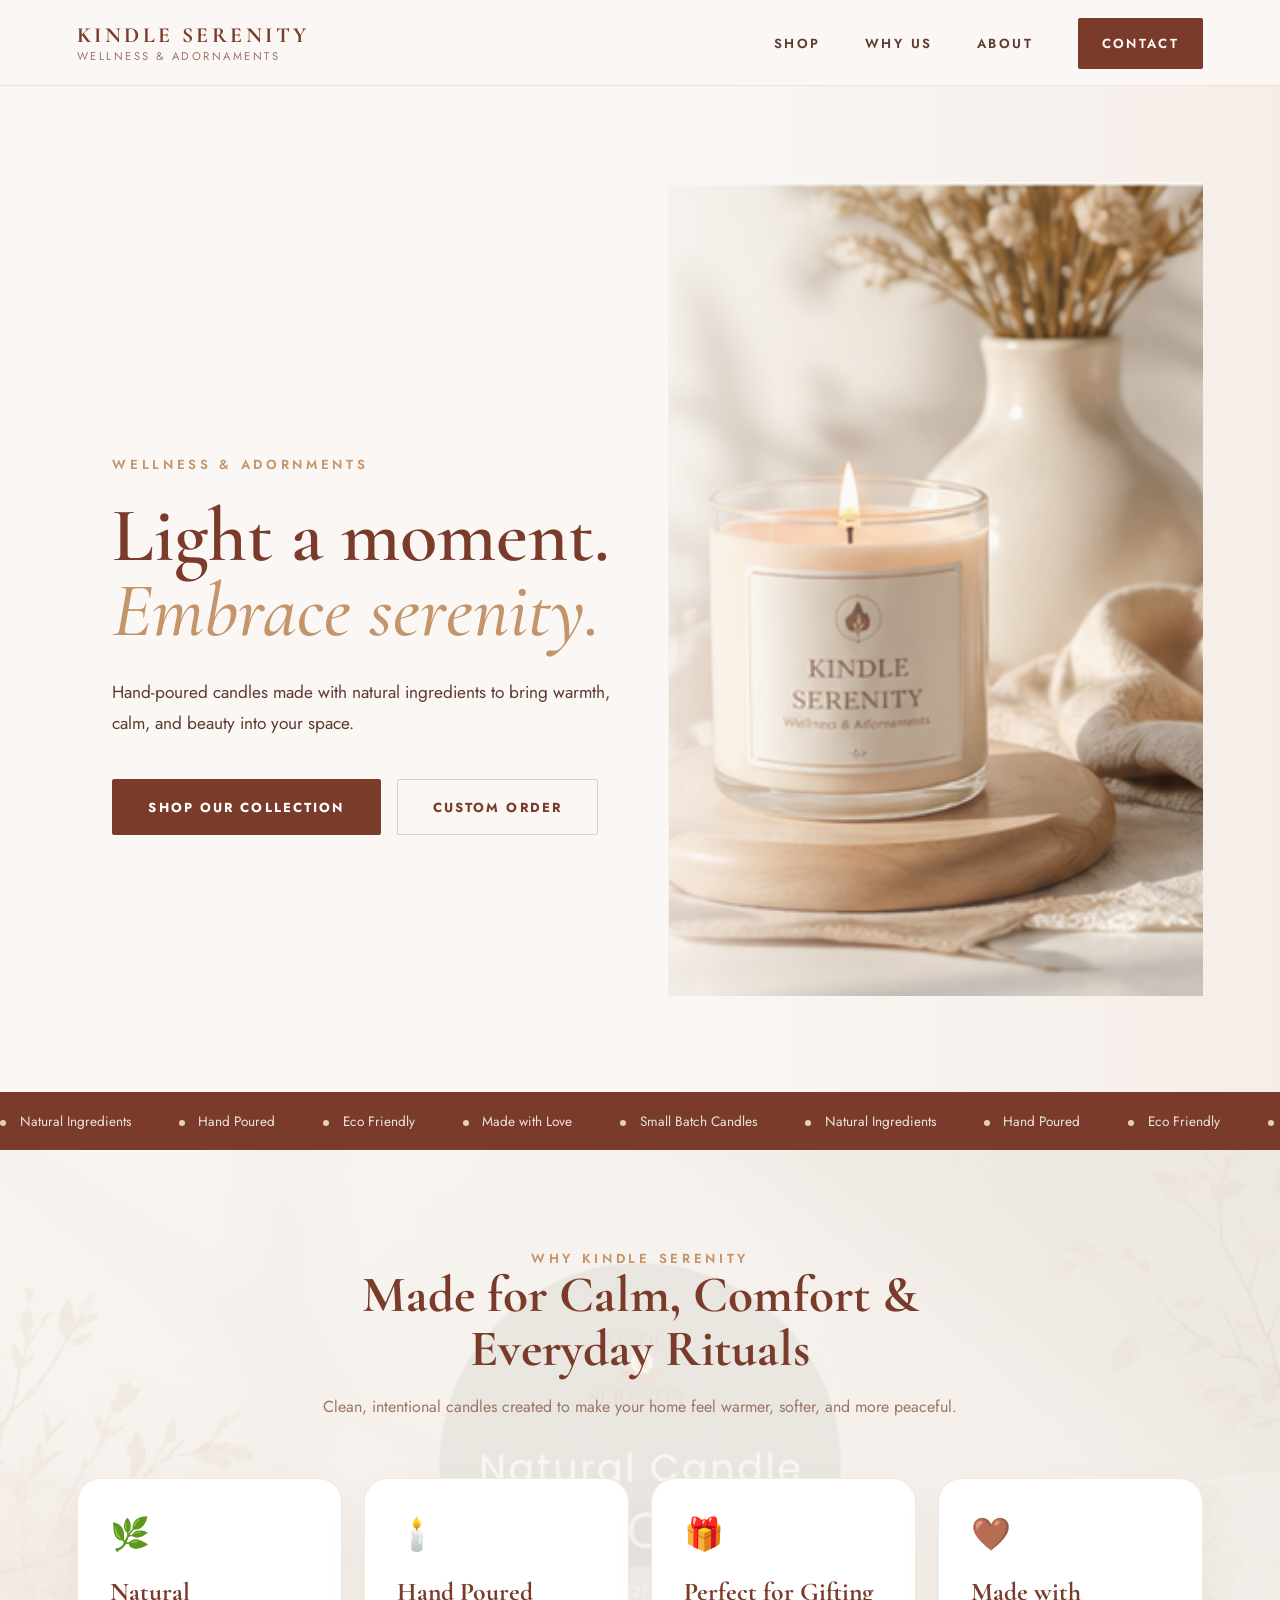
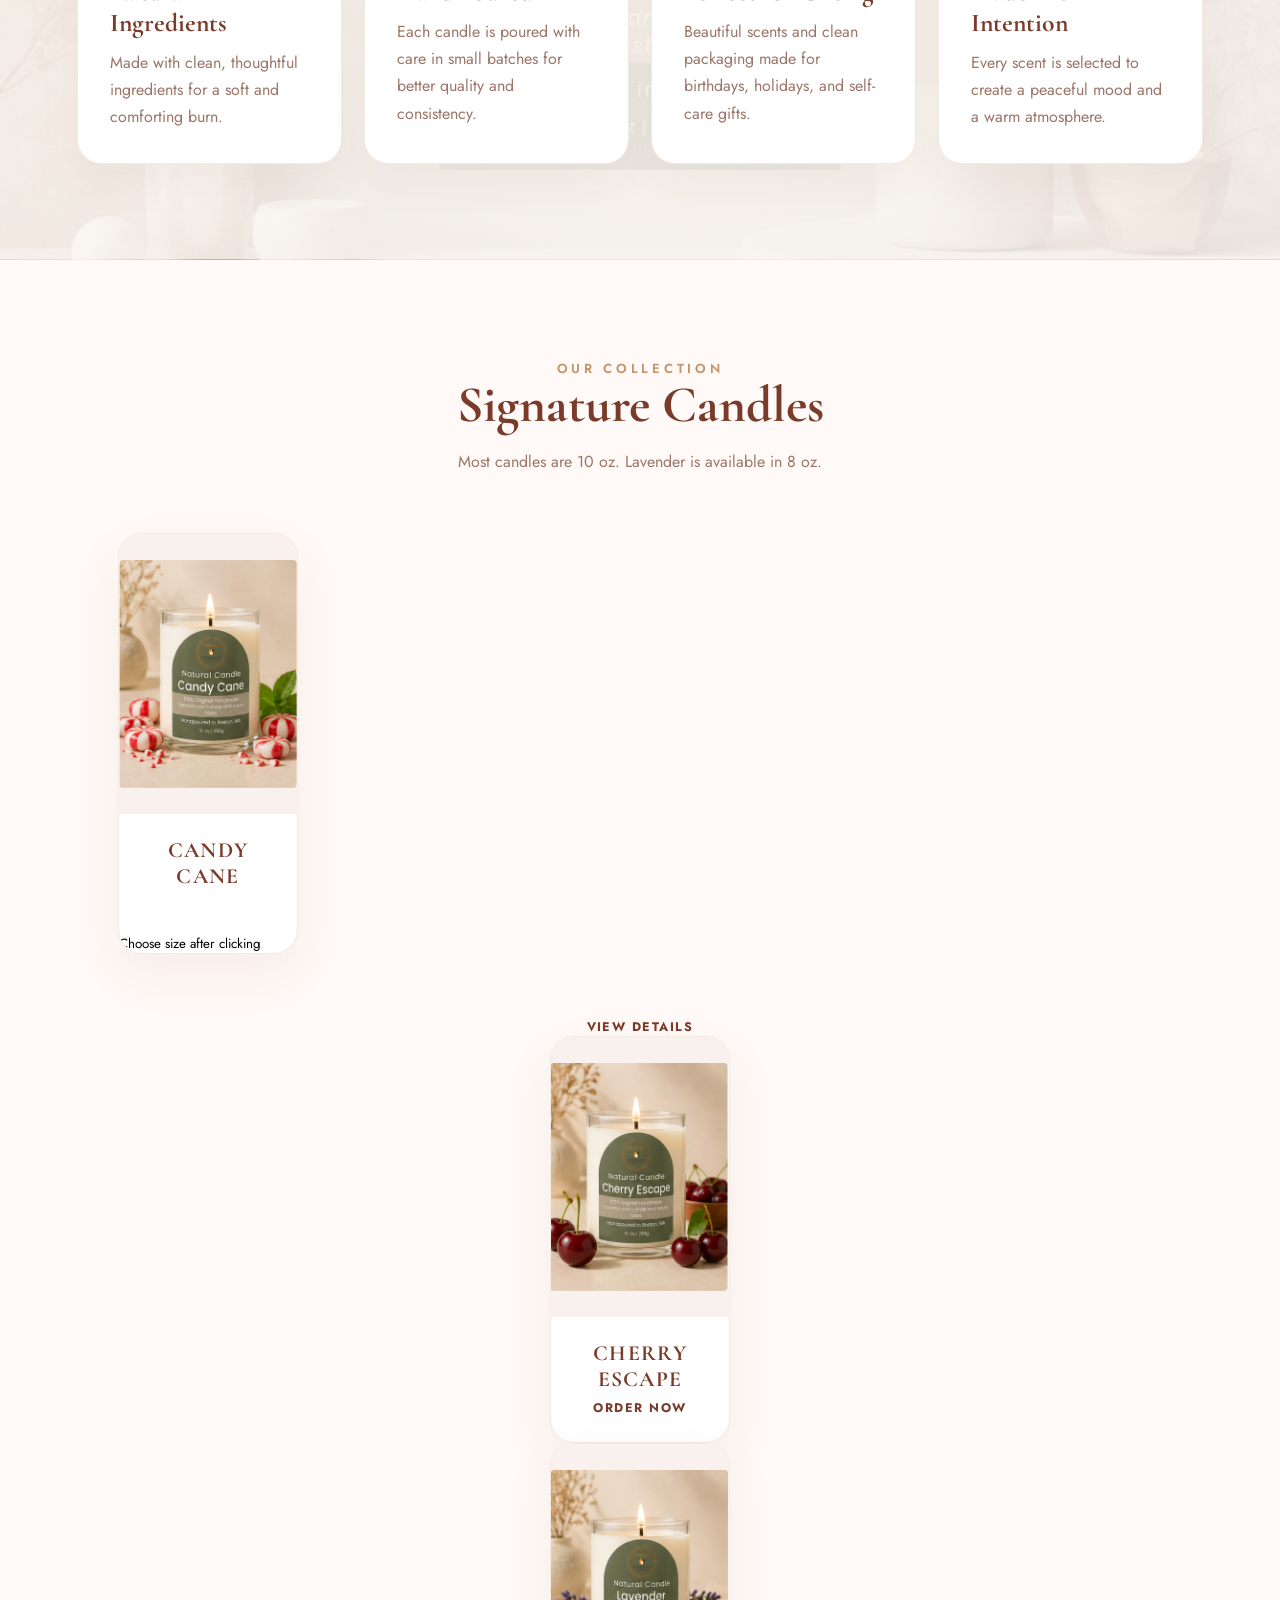
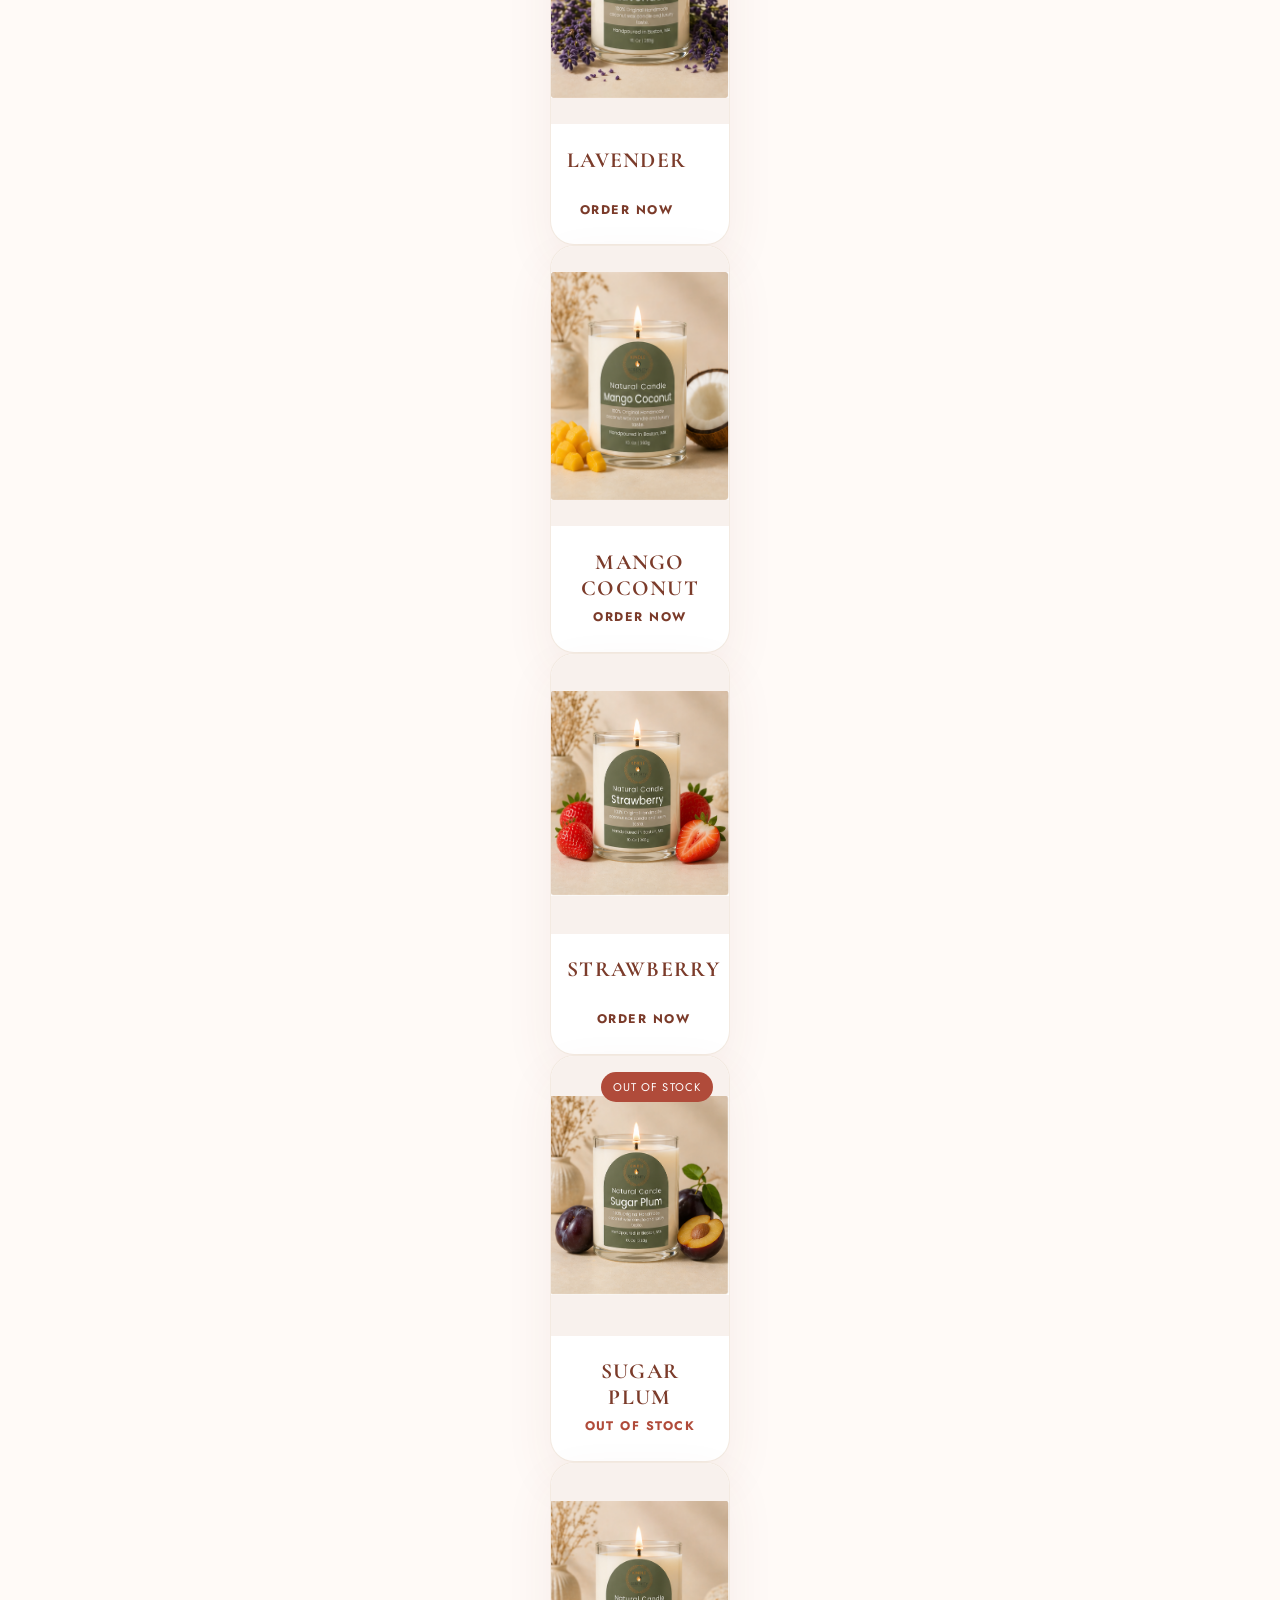
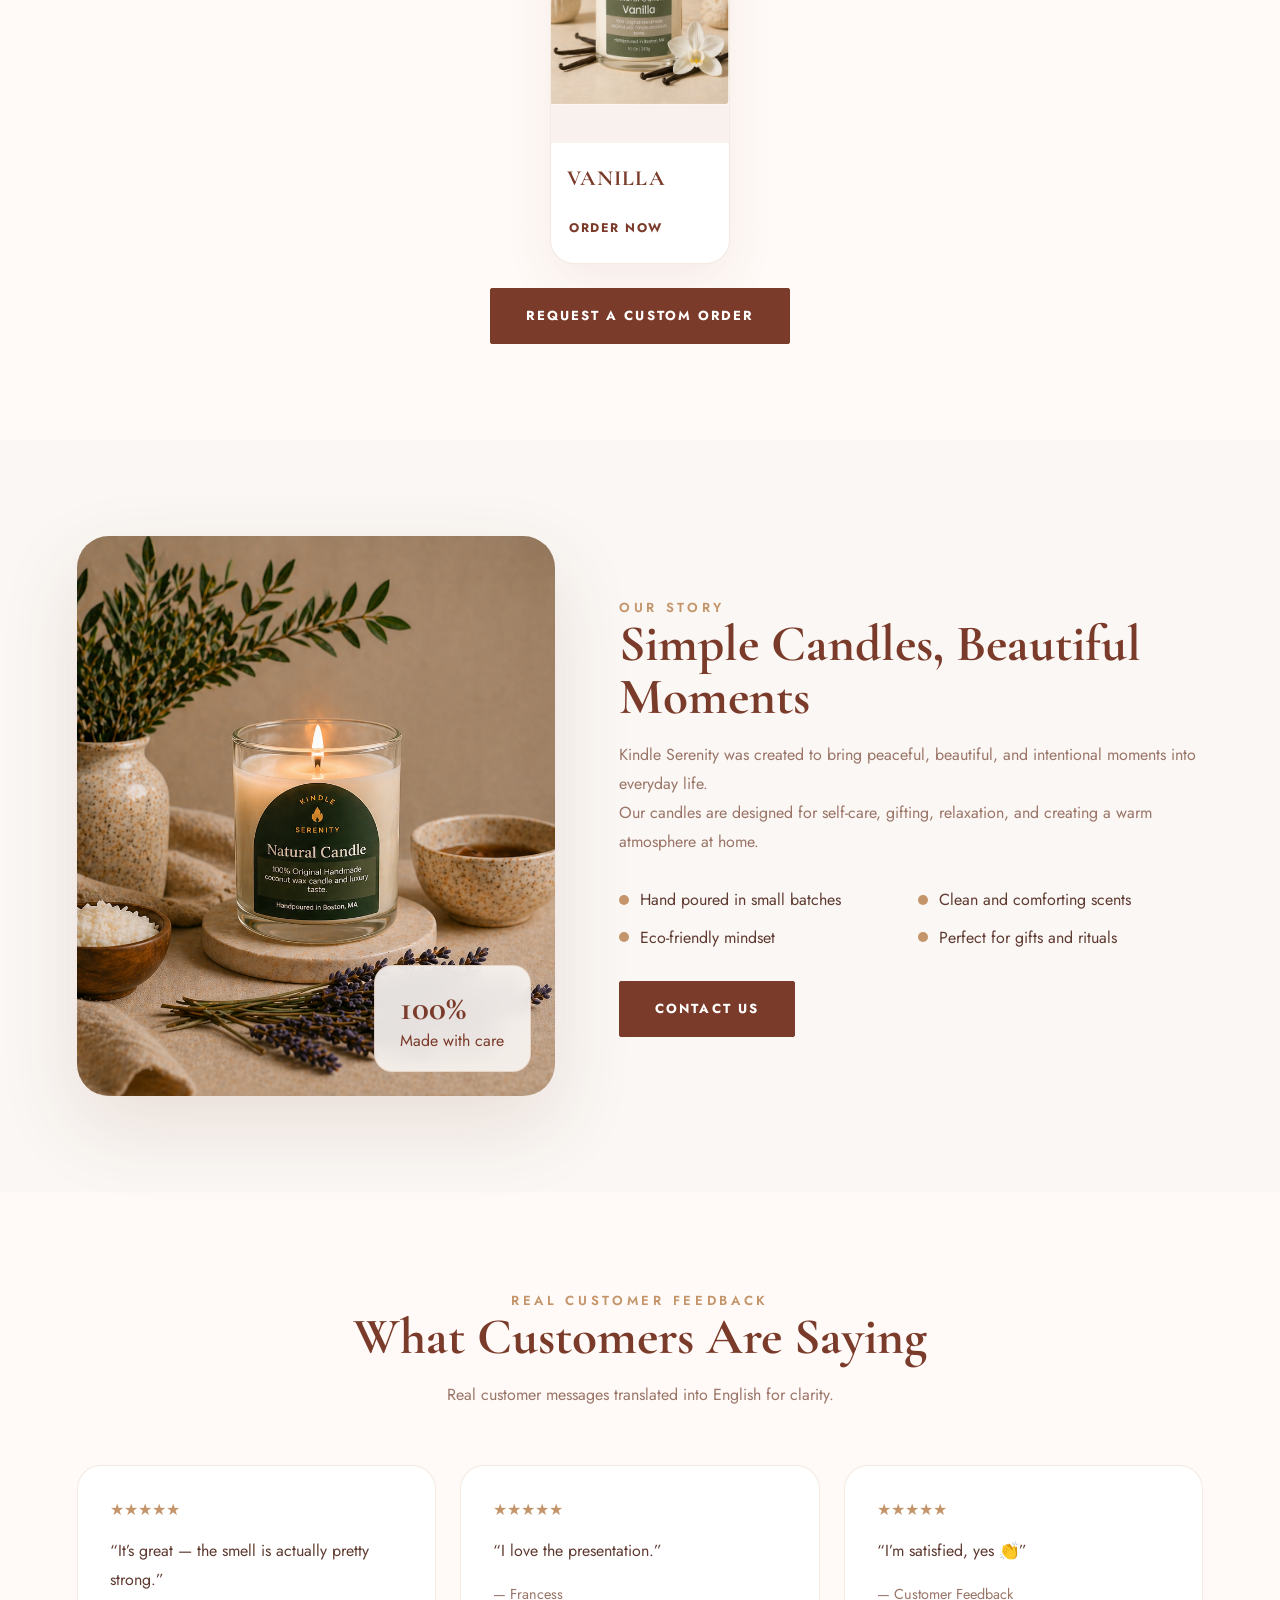
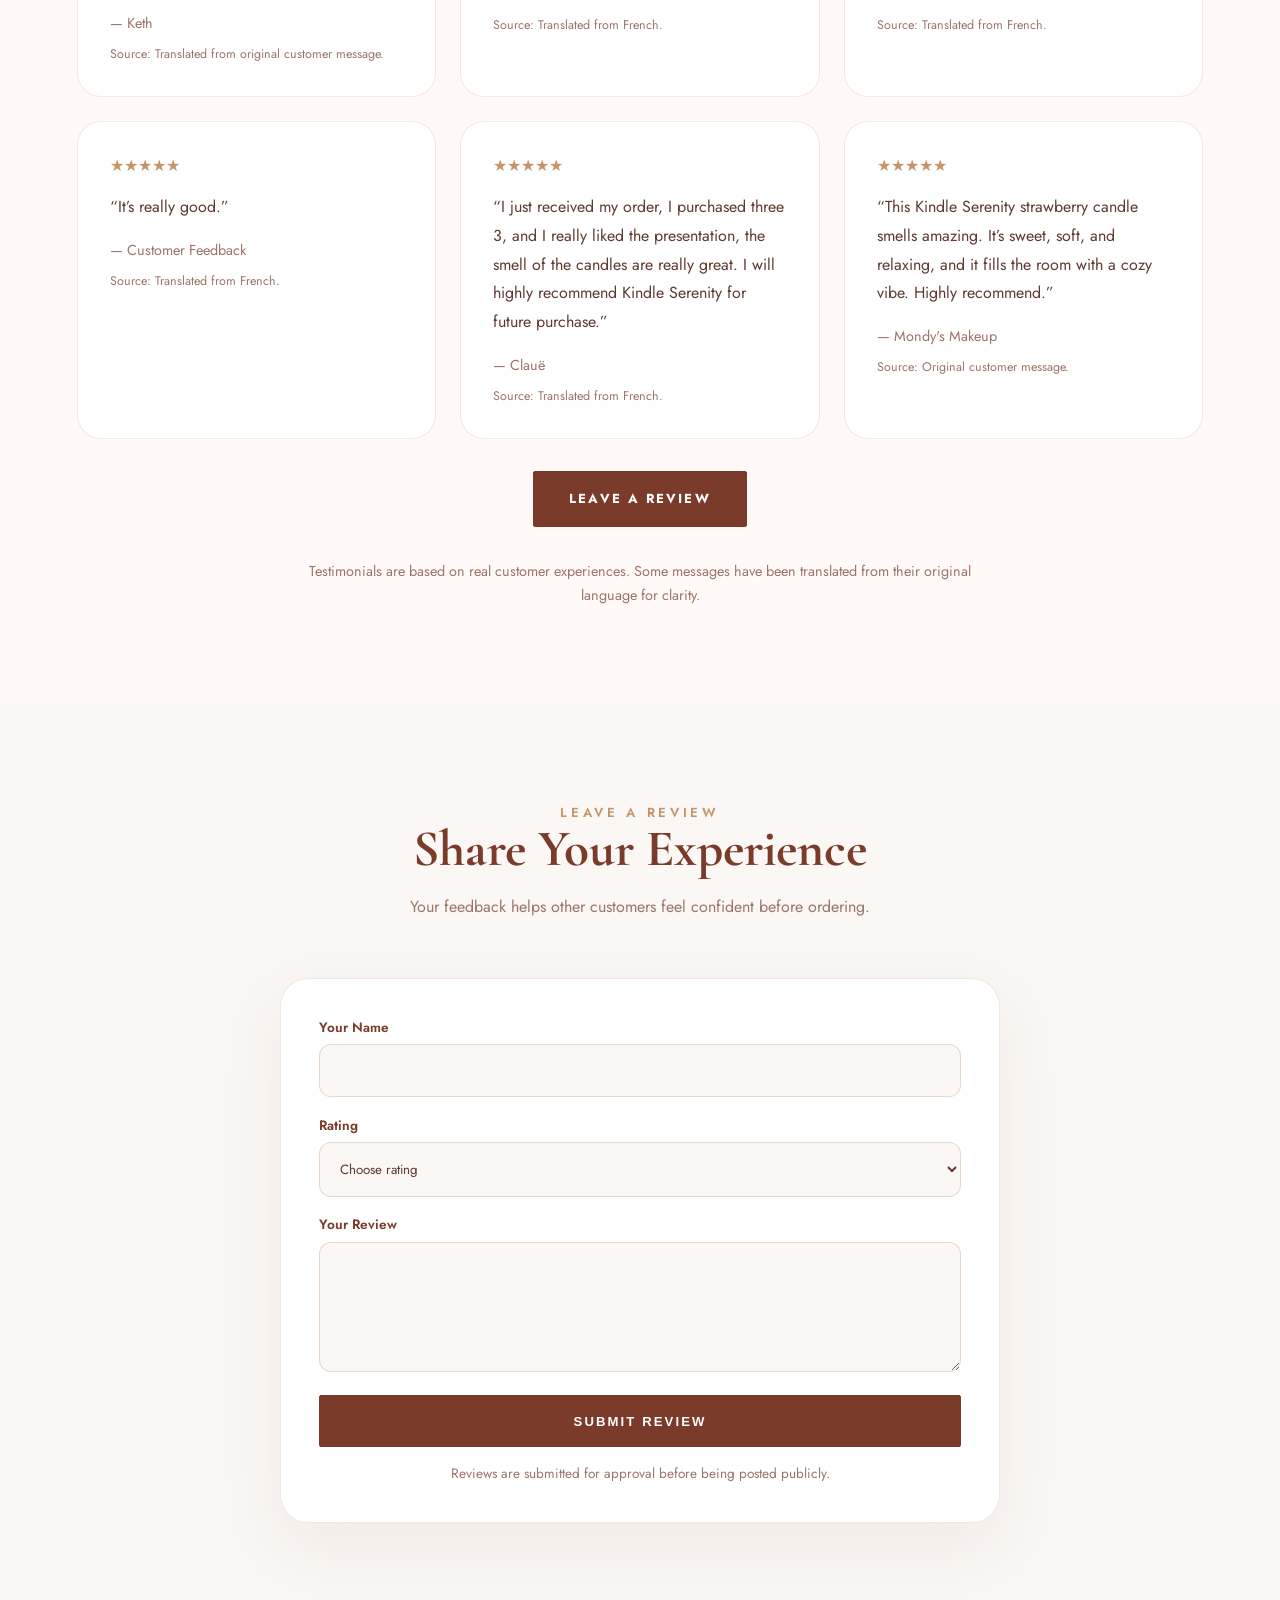
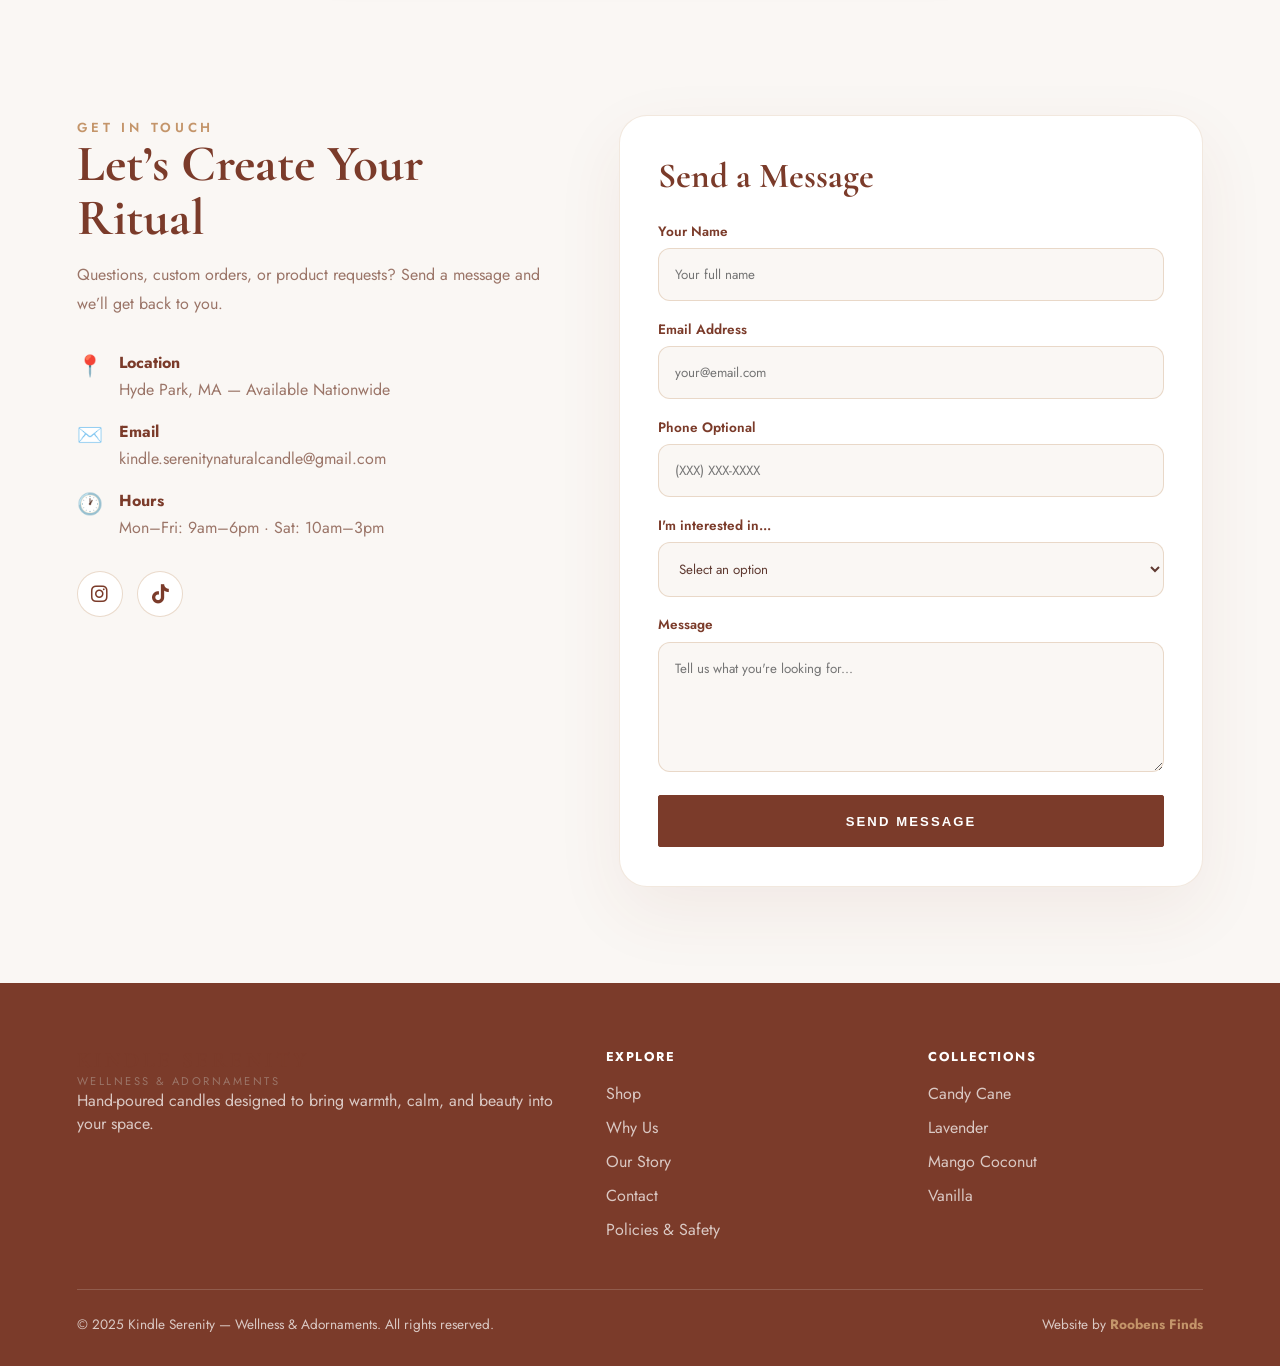
<file: index.html>
<!DOCTYPE html>
<html lang="en">
<head>
  <meta charset="UTF-8" />
  <meta name="viewport" content="width=device-width, initial-scale=1.0" />

  <title>Kindle Serenity — Wellness & Adornaments</title>

  <meta name="description" content="Hand-poured candles and wellness products made with natural ingredients to bring warmth, calm, and beauty into your space." />
  <meta name="keywords" content="candles, wellness, handmade candles, soy candles, aromatherapy, gifts, Hyde Park MA" />

  <meta property="og:title" content="Kindle Serenity — Wellness & Adornaments" />
  <meta property="og:description" content="Hand-poured candles made with natural ingredients to bring warmth, calm, and beauty into your space." />
  <meta property="og:type" content="website" />
  <meta property="og:image" content="images/hero-candle.png" />

  <link rel="icon" type="image/x-icon" href="images/favicon.ico" />

  <link rel="preconnect" href="https://fonts.googleapis.com" />
  <link rel="preconnect" href="https://fonts.gstatic.com" crossorigin />
  <link href="https://fonts.googleapis.com/css2?family=Cormorant+Garamond:wght@400;500;600;700&family=Jost:wght@300;400;500;600&display=swap" rel="stylesheet" />

  <link rel="stylesheet" href="https://cdnjs.cloudflare.com/ajax/libs/font-awesome/6.5.1/css/all.min.css" />
  <link rel="stylesheet" href="style.css" />
</head>

<body>
  <nav>
    <a href="#home" class="nav-logo">
      <div class="nav-brand">
        <span class="brand-name">Kindle Serenity</span>
        <span class="brand-sub">Wellness & Adornaments</span>
      </div>
    </a>

    <ul class="nav-links">
      <li><a href="#shop">Shop</a></li>
      <li><a href="#services">Why Us</a></li>
      <li><a href="#about">About</a></li>
      <li><a href="#contact" class="nav-cta">Contact</a></li>
    </ul>

    <button class="hamburger" aria-label="Open menu">
      <span></span><span></span><span></span>
    </button>
  </nav>

  <div class="nav-overlay"></div>

  <div class="nav-mobile-menu">
    <button class="close-menu" aria-label="Close menu">✕</button>
    <a href="#shop">Shop</a>
    <a href="#services">Why Us</a>
    <a href="#about">About</a>
    <a href="#contact">Contact</a>
  </div>

  <section class="hero" id="home">
    <div class="hero-content">
      <span class="eyebrow">Wellness & Adornments</span>

      <h1 class="hero-title">Light a moment. <em>Embrace serenity.</em></h1>

      <p class="hero-subtitle">
        Hand-poured candles made with natural ingredients to bring warmth, calm, and beauty into your space.
      </p>

      <div class="hero-actions">
        <a href="#shop" class="btn-primary">Shop Our Collection</a>
        <a href="#contact" class="btn-outline">Custom Order</a>
      </div>
    </div>

    <div class="hero-image-wrap">
      <img src="images/hero-candle2.png" alt="Kindle Serenity candle lifestyle photo" />
      <div class="hero-image-overlay"></div>
    </div>
  </section>

 <div class="tagline-strip">
  <div class="tagline-track">
    <div class="tagline-content">
      <span class="tagline-item"><span class="dot"></span> Natural Ingredients</span>
      <span class="tagline-item"><span class="dot"></span> Hand Poured</span>
      <span class="tagline-item"><span class="dot"></span> Eco Friendly</span>
      <span class="tagline-item"><span class="dot"></span> Made with Love</span>
      <span class="tagline-item"><span class="dot"></span> Small Batch Candles</span>

      <!-- duplicate pou loop -->
      <span class="tagline-item"><span class="dot"></span> Natural Ingredients</span>
      <span class="tagline-item"><span class="dot"></span> Hand Poured</span>
      <span class="tagline-item"><span class="dot"></span> Eco Friendly</span>
      <span class="tagline-item"><span class="dot"></span> Made with Love</span>
      <span class="tagline-item"><span class="dot"></span> Small Batch Candles</span>
    </div>
  </div>
</div>

  <section class="services" id="services">
    <div class="section-header fade-up">
      <span class="eyebrow">Why Kindle Serenity</span>
      <h2>Made for Calm, Comfort & Everyday Rituals</h2>
      <p>Clean, intentional candles created to make your home feel warmer, softer, and more peaceful.</p>
    </div>

    <div class="services-grid">
      <div class="service-card fade-up">
        <div class="service-icon">🌿</div>
        <h3>Natural Ingredients</h3>
        <p>Made with clean, thoughtful ingredients for a soft and comforting burn.</p>
      </div>

      <div class="service-card fade-up">
        <div class="service-icon">🕯️</div>
        <h3>Hand Poured</h3>
        <p>Each candle is poured with care in small batches for better quality and consistency.</p>
      </div>

      <div class="service-card fade-up">
        <div class="service-icon">🎁</div>
        <h3>Perfect for Gifting</h3>
        <p>Beautiful scents and clean packaging made for birthdays, holidays, and self-care gifts.</p>
      </div>

      <div class="service-card fade-up">
        <div class="service-icon">🤎</div>
        <h3>Made with Intention</h3>
        <p>Every scent is selected to create a peaceful mood and a warm atmosphere.</p>
      </div>
    </div>
  </section>

  <section class="shop" id="shop">
    <div class="section-header fade-up">
      <span class="eyebrow">Our Collection</span>
      <h2>Signature Candles</h2>
      <p>Most candles are 10 oz. Lavender is available in 8 oz.</p>
    </div>

    <div class="products-grid">
      <button class="product-card product-open fade-up"
        data-name="Candy Cane"
        data-size="10 oz"
        data-price="19.99"
        data-stock="true"
        data-link="https://square.link/u/V3COmxSX"
        data-desc="A sweet holiday-inspired candle with a fresh candy cane aroma."
        data-made="100% original handmade coconut wax candle."
        data-benefit="Brings a cozy, cheerful, festive feeling to your space.">
        <div class="product-img">
          <img src="images/candy-cane.png" alt="Candy Cane candle" />
          
        </div>
        <div class="product-info">
          <div class="product-name">Candy Cane</div>
          </div>Choose size after clicking</div>
          <div class="product-price">View Details</div>
        </div>
      </button>

      <button class="product-card product-open fade-up"
        data-name="Cherry Escape"
        data-size="10 oz"
        data-price="19.99"
        data-stock="true"
        data-link="https://square.link/u/duuDBmEb"
        data-desc="A soft cherry scent made for a sweet and relaxing mood."
        data-made="100% original handmade coconut wax candle."
        data-benefit="Helps your space feel warm, playful, and inviting.">
        <div class="product-img">
          <img src="images/cherry-escape.png" alt="Cherry Escape candle" />
          
        </div>
        <div class="product-info">
          <div class="product-name">Cherry Escape</div>
          <div class="product-price">Order Now</div>
        </div>
      </button>

      <button class="product-card product-open fade-up"
        data-name="Lavender"
        data-size="8 oz"
        data-price="14.99"
        data-stock="true"
        data-link="https://square.link/u/D8dSGrRm"
        data-desc="A calming lavender candle made for slow evenings and peaceful moments."
        data-made="100% original handmade coconut wax candle."
        data-benefit="Creates a relaxing mood for rest, self-care, and winding down.">
        <div class="product-img">
          <img src="images/lavender.png" alt="Lavender candle" />
        </div>
        <div class="product-info">
          <div class="product-name">Lavender</div>
          <div class="product-price">Order Now</div>
        </div>
      </button>

      <button class="product-card product-open fade-up"
        data-name="Mango Coconut"
        data-size="10 oz"
        data-price="19.99"
        data-stock="true"
        data-link="https://square.link/u/b38KRJji"
        data-desc="A tropical mango and coconut scent with a soft creamy finish."
        data-made="100% original handmade coconut wax candle."
        data-benefit="Makes your room feel fresh, sunny, and vacation-like.">
        <div class="product-img">
          <img src="images/mango-coconut.png" alt="Mango Coconut candle" />
        </div>
        <div class="product-info">
          <div class="product-name">Mango Coconut</div>
          <div class="product-price">Order Now</div>
        </div>
      </button>

      <button class="product-card product-open fade-up"
        data-name="Strawberry"
        data-size="10 oz"
        data-price="19.99"
        data-stock="true"
        data-link="https://square.link/u/KzMRFZJS"
        data-desc="A sweet strawberry candle with a soft fruity aroma."
        data-made="100% original handmade coconut wax candle."
        data-benefit="Adds a warm, sweet, and comforting scent to your home.">
        <div class="product-img">
          <img src="images/strawberry.png" alt="Strawberry candle" />
        </div>
        <div class="product-info">
          <div class="product-name">Strawberry</div>
          <div class="product-price">Order Now</div>
        </div>
      </button>

      <button class="product-card product-open fade-up"
        data-name="Sugar Plum"
        data-size="10 oz"
        data-price="19.99"
        data-stock="false"
        data-link="https://square.link/u/liQtali7"
        data-desc="A rich plum-inspired candle with a smooth sweet scent."
        data-made="100% original handmade coconut wax candle."
        data-benefit="Creates a soft, elegant, and cozy atmosphere.">
        <div class="product-img">
          <img src="images/sugar-plum.png" alt="Sugar Plum candle" />
          
          <span class="out-badge">Out of stock</span>
        </div>
        <div class="product-info">
          <div class="product-name">Sugar Plum</div>
          <div class="product-price out-text">Out of Stock</div>
        </div>
      </button>

      <button class="product-card product-open fade-up"
        data-name="Vanilla"
        data-size="10 oz"
        data-price="19.99"
        data-stock="true"
        data-link="https://square.link/u/EAZxdTpg"
        data-desc="A classic vanilla candle with a soft creamy scent."
        data-made="100% original handmade coconut wax candle."
        data-benefit="Brings warmth, comfort, and a clean cozy feeling.">
        <div class="product-img">
          <img src="images/vanilla.png" alt="Vanilla candle" />
          
        </div>
        <div class="product-info">
          <div class="product-name">Vanilla</div>
          <div class="product-price">Order Now</div>
        </div>
      </button>
    </div>

    <a href="#contact" class="btn-primary fade-up">Request a Custom Order</a>
  </section>

  <div class="product-modal" id="productModal">
    <div class="product-modal-card">
      <button class="modal-close" id="modalClose" aria-label="Close product details">×</button>

      <img id="modalImg" src="images/hero-candle2.png" alt="Kindle Serenity candle" />

      <div class="modal-content">
        <span class="eyebrow" id="modalSize">10 oz</span>
        <h3 id="modalName">Candle</h3>
        <p id="modalDesc"></p>

        <div class="modal-detail">
          <strong>Made with:</strong>
          <span id="modalMade"></span>
        </div>

        <div class="modal-detail">
          <strong>Benefit:</strong>
          <span id="modalBenefit"></span>
        </div>

        <div class="modal-stock" id="modalStock"></div>

        <div class="modal-actions">
          <a id="buyButton" class="btn-primary" href="#" target="_blank" rel="noopener">Buy Now</a>
        </div>
      </div>
    </div>
  </div>

  <section class="about" id="about">
    <div class="about-image-wrap fade-up">
      <img src="images/about-page.png" alt="Kindle Serenity handmade candle" />
      <div class="about-accent-box">
        <span class="big-num">100%</span>
        <span>Made with care</span>
      </div>
    </div>

    <div class="about-content fade-up">
      <span class="eyebrow">Our Story</span>
      <h2>Simple Candles, Beautiful Moments</h2>

      <p>Kindle Serenity was created to bring peaceful, beautiful, and intentional moments into everyday life.</p>
      <p>Our candles are designed for self-care, gifting, relaxation, and creating a warm atmosphere at home.</p>

      <div class="about-values">
        <div class="value-item"><span class="value-icon"></span><span class="value-text">Hand poured in small batches</span></div>
        <div class="value-item"><span class="value-icon"></span><span class="value-text">Clean and comforting scents</span></div>
        <div class="value-item"><span class="value-icon"></span><span class="value-text">Eco-friendly mindset</span></div>
        <div class="value-item"><span class="value-icon"></span><span class="value-text">Perfect for gifts and rituals</span></div>
      </div>

      <a href="#contact" class="btn-primary">Contact Us</a>
    </div>
  </section>

  <section class="testimonials">
  <div class="section-header fade-up">
    <span class="eyebrow">Real Customer Feedback</span>
    <h2>What Customers Are Saying</h2>
    <p>Real customer messages translated into English for clarity.</p>
  </div>

  <div class="testimonials-grid">
    <div class="testimonial-card fade-up">
      <div class="stars">★★★★★</div>
      <p class="testimonial-text">“It’s great — the smell is actually pretty strong.”</p>
      <span class="testimonial-author">— Keth</span>
      <small class="testimonial-source">Source: Translated from original customer message.</small>
    </div>
   
    <div class="testimonial-card fade-up">
      <div class="stars">★★★★★</div>
      <p class="testimonial-text">“I love the presentation.”</p>
      <span class="testimonial-author">— Francess</span>
      <small class="testimonial-source">Source: Translated from French.</small>
    </div>

    <div class="testimonial-card fade-up">
      <div class="stars">★★★★★</div>
      <p class="testimonial-text">“I’m satisfied, yes 👏”</p>
      <span class="testimonial-author">— Customer Feedback</span>
      <small class="testimonial-source">Source: Translated from French.</small>
    </div>

    <div class="testimonial-card fade-up">
      <div class="stars">★★★★★</div>
      <p class="testimonial-text">“It’s really good.”</p>
      <span class="testimonial-author">— Customer Feedback</span>
      <small class="testimonial-source">Source: Translated from French.</small>
    </div>

    <div class="testimonial-card fade-up">
      <div class="stars">★★★★★</div>
      <p class="testimonial-text">“I just received my order, I purchased three 3, and I really liked the presentation, the smell of the candles are really great. I will highly recommend Kindle Serenity for future purchase.”</p>
      <span class="testimonial-author">— Clauë</span>
      <small class="testimonial-source">Source: Translated from French.</small>
    </div>

    <div class="testimonial-card fade-up">
      <div class="stars">★★★★★</div>
      <p class="testimonial-text">“This Kindle Serenity strawberry candle smells amazing. It’s sweet, soft, and relaxing, and it fills the room with a cozy vibe. Highly recommend.”</p>
      <span class="testimonial-author">— Mondy's Makeup</span>
      <small class="testimonial-source">Source: Original customer message.</small>
    </div>
  </div>
  <div class="review-button-wrap">
  <a href="#leave-review" class="btn-primary">Leave a Review</a>
</div>

  <p class="testimonial-disclaimer">
    Testimonials are based on real customer experiences. Some messages have been translated from their original language for clarity.
  </p>
</section>

<section class="review-section" id="leave-review">
  <div class="section-header">
    <span class="eyebrow">Leave a Review</span>
    <h2>Share Your Experience</h2>
    <p>Your feedback helps other customers feel confident before ordering.</p>
  </div>

  <form class="review-box" action="https://formspree.io/f/xgodwnzk" method="POST">
    <div class="form-group">
      <label>Your Name</label>
      <input type="text" name="name" required />
    </div>

    <div class="form-group">
      <label>Rating</label>
      <select name="rating" required>
        <option value="">Choose rating</option>
        <option>★★★★★</option>
        <option>★★★★</option>
        <option>★★★</option>
        <option>★★</option>
        <option>★</option>
      </select>
    </div>

    <div class="form-group">
      <label>Your Review</label>
      <textarea name="review" required></textarea>
    </div>

    <button type="submit" class="btn-submit">Submit Review</button>

    <p class="review-note">
      Reviews are submitted for approval before being posted publicly.
    </p>
  </form>
</section>

  <section class="contact" id="contact">
    <div class="contact-info fade-up">
      <span class="eyebrow">Get in Touch</span>
      <h2>Let’s Create Your Ritual</h2>
      <p>Questions, custom orders, or product requests? Send a message and we’ll get back to you.</p>

      <div class="contact-details">
        <div class="contact-item">
          <span class="contact-item-icon">📍</span>
          <div>
            <div class="contact-item-label">Location</div>
            <div class="contact-item-text">Hyde Park, MA — Available Nationwide</div>
          </div>
        </div>

        <div class="contact-item">
          <span class="contact-item-icon">✉️</span>
          <div>
            <div class="contact-item-label">Email</div>
            <div class="contact-item-text">kindle.serenitynaturalcandle@gmail.com</div>
          </div>
        </div>

        <div class="contact-item">
          <span class="contact-item-icon">🕐</span>
          <div>
            <div class="contact-item-label">Hours</div>
            <div class="contact-item-text">Mon–Fri: 9am–6pm · Sat: 10am–3pm</div>
          </div>
        </div>
      </div>

      <div class="social-links">
        <a href="https://www.instagram.com/kindleserenity26?igsh=MTl3ZnNjaGIzZ3Q0aQ%3D%3D&utm_source=qr" class="social-link" target="_blank" rel="noopener" aria-label="Instagram">
          <i class="fa-brands fa-instagram"></i>
        </a>

        <a href="https://www.tiktok.com/@kindleserenity?_r=1&_t=ZT-95xJ1RJvcyb" class="social-link" target="_blank" rel="noopener" aria-label="TikTok">
          <i class="fa-brands fa-tiktok"></i>
        </a>
      </div>
    </div>

    <div class="contact-form-wrap fade-up">
      <h3>Send a Message</h3>

      <form id="contactForm" action="https://formspree.io/f/xgodwnzk" method="POST">
        <div class="form-group">
          <label for="name">Your Name</label>
          <input type="text" id="name" name="name" placeholder="Your full name" required />
        </div>

        <div class="form-group">
          <label for="email">Email Address</label>
          <input type="email" id="email" name="email" placeholder="your@email.com" required />
        </div>

        <div class="form-group">
          <label for="phone">Phone Optional</label>
          <input type="tel" id="phone" name="phone" placeholder="(XXX) XXX-XXXX" />
        </div>

        <div class="form-group">
          <label for="interest">I'm interested in...</label>
          <select id="interest" name="interest">
            <option value="">Select an option</option>
            <option>Candles</option>
            <option>Custom Order</option>
            <option>Gift Set</option>
            <option>Wholesale / Bulk Order</option>
          </select>
        </div>

        <div class="form-group">
          <label for="message">Message</label>
          <textarea id="message" name="message" placeholder="Tell us what you're looking for..."></textarea>
        </div>

        <button type="submit" class="btn-submit">Send Message</button>
      </form>
    </div>
  </section>

  <footer>
    <div class="footer-grid">
      <div class="footer-brand">
        <div class="brand-name">Kindle Serenity</div>
        <div class="brand-sub">Wellness & Adornaments</div>
        <p>Hand-poured candles designed to bring warmth, calm, and beauty into your space.</p>
      </div>

      <div class="footer-col">
        <h4>Explore</h4>
        <ul>
          <li><a href="#shop">Shop</a></li>
          <li><a href="#services">Why Us</a></li>
          <li><a href="#about">Our Story</a></li>
          <li><a href="#contact">Contact</a></li>
          <li><a href="policy.html">Policies & Safety</a></li>
        </ul>
      </div>

      <div class="footer-col">
        <h4>Collections</h4>
        <ul>
          <li><a href="#shop">Candy Cane</a></li>
          <li><a href="#shop">Lavender</a></li>
          <li><a href="#shop">Mango Coconut</a></li>
          <li><a href="#shop">Vanilla</a></li>
        </ul>
      </div>
    </div>

    <div class="footer-bottom">
      <p>© 2025 Kindle Serenity — Wellness & Adornaments. All rights reserved.</p>
      <p>Website by <strong style="color:var(--tan)">Roobens Finds</strong></p>
    </div>
  </footer>

  <script src="main.js"></script>
</body>
</html>
</file>
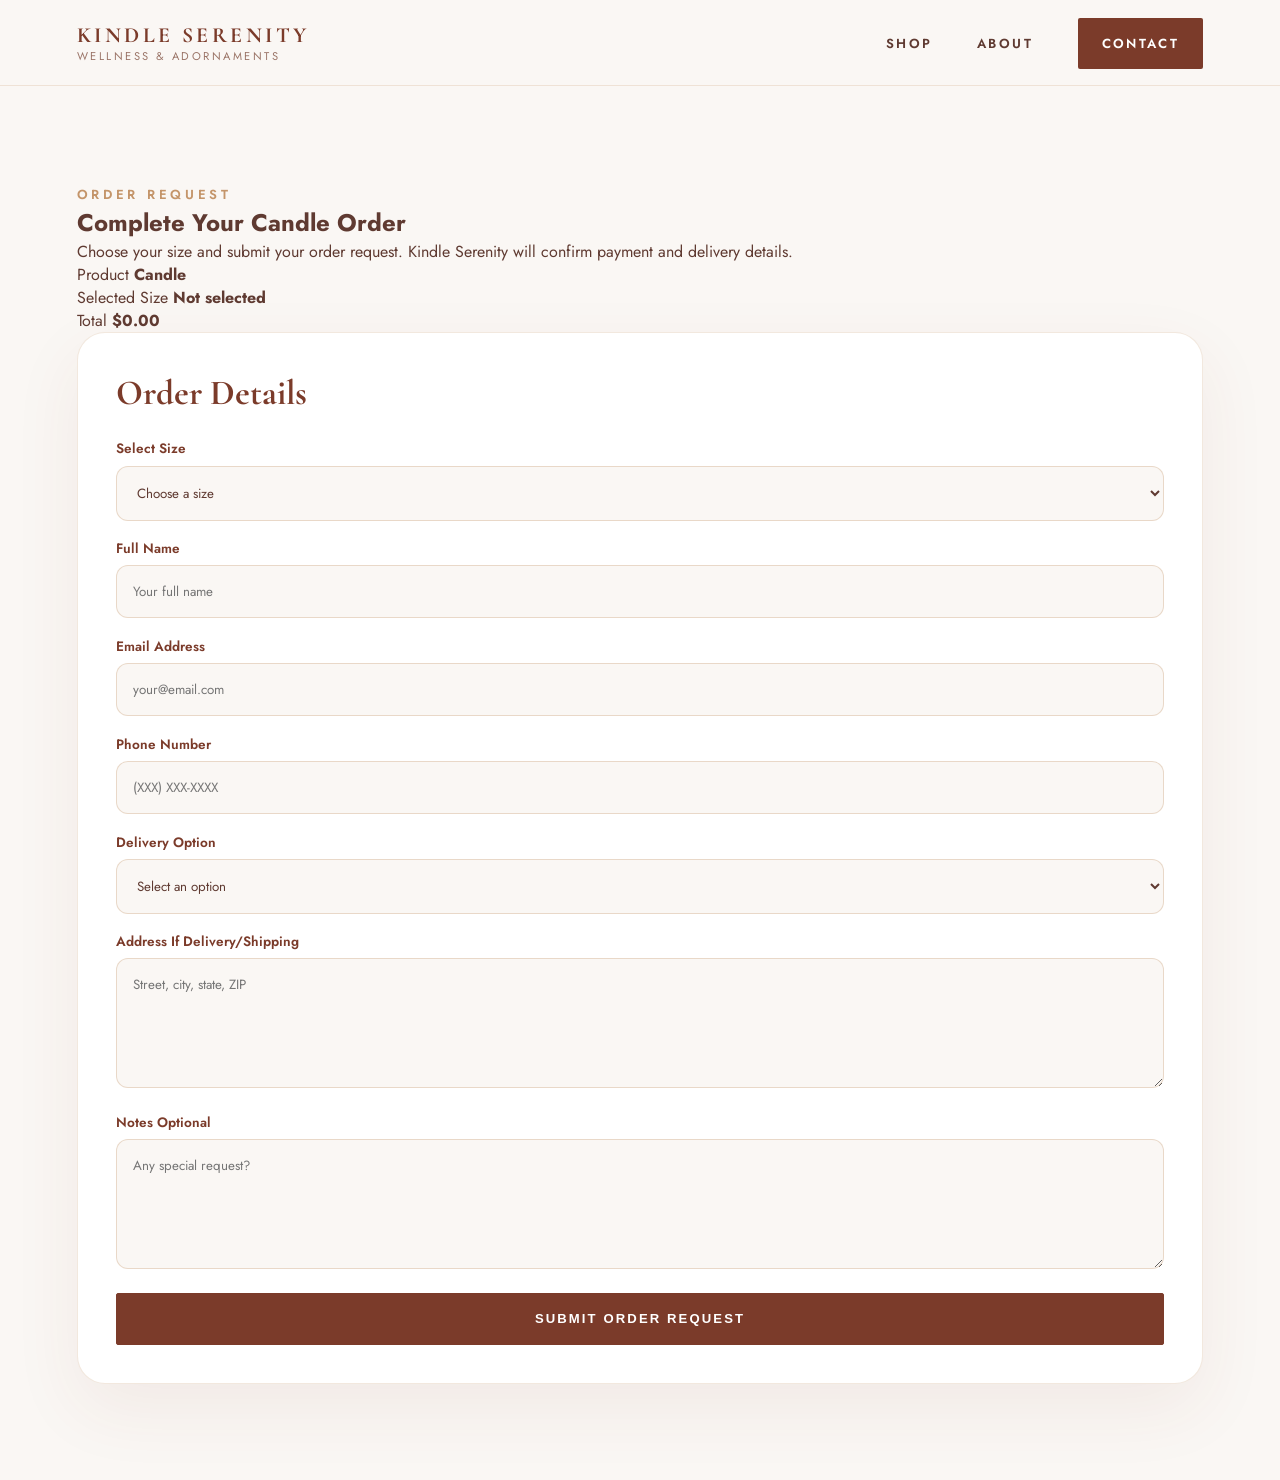
<file: checkout.html>
<!DOCTYPE html>
<html lang="en">
<head>
  <meta charset="UTF-8" />
  <meta name="viewport" content="width=device-width, initial-scale=1.0" />
  <title>Checkout — Kindle Serenity</title>

  <link rel="preconnect" href="https://fonts.googleapis.com" />
  <link rel="preconnect" href="https://fonts.gstatic.com" crossorigin />
  <link href="https://fonts.googleapis.com/css2?family=Cormorant+Garamond:wght@400;500;600;700&family=Jost:wght@300;400;500;600&display=swap" rel="stylesheet" />

  <link rel="stylesheet" href="style.css" />
</head>

<body>
  <nav>
    <a href="index.html" class="nav-logo">
      <div class="nav-brand">
        <span class="brand-name">Kindle Serenity</span>
        <span class="brand-sub">Wellness & Adornaments</span>
      </div>
    </a>

    <ul class="nav-links">
      <li><a href="index.html#shop">Shop</a></li>
      <li><a href="index.html#about">About</a></li>
      <li><a href="index.html#contact" class="nav-cta">Contact</a></li>
    </ul>
  </nav>

  <main class="checkout-page">
    <section class="checkout-wrap">
      <div class="checkout-summary">
        <span class="eyebrow">Order Request</span>
        <h1>Complete Your Candle Order</h1>
        <p>
          Choose your size and submit your order request. Kindle Serenity will confirm payment and delivery details.
        </p>

        <div class="order-box">
          <div>
            <span>Product</span>
            <strong id="summaryProduct">Candle</strong>
          </div>

          <div>
            <span>Selected Size</span>
            <strong id="summarySize">Not selected</strong>
          </div>

          <div>
            <span>Total</span>
            <strong id="summaryPrice">$0.00</strong>
          </div>
        </div>
      </div>

      <div class="contact-form-wrap">
        <h3>Order Details</h3>

        <form id="checkoutForm" action="https://formspree.io/f/xgodwnzk" method="POST">
          <input type="hidden" id="productInput" name="product" />
          <input type="hidden" id="priceInput" name="price" />

          <div class="form-group">
            <label for="size">Select Size</label>
            <select id="size" name="size" required>
              <option value="">Choose a size</option>
              <option value="8 oz" data-price="14.99">$14.99 — 8 oz</option>
              <option value="10 oz" data-price="19.99">$19.99 — 10 oz</option>
            </select>
          </div>

          <div class="form-group">
            <label for="name">Full Name</label>
            <input type="text" id="name" name="name" placeholder="Your full name" required />
          </div>

          <div class="form-group">
            <label for="email">Email Address</label>
            <input type="email" id="email" name="email" placeholder="your@email.com" required />
          </div>

          <div class="form-group">
            <label for="phone">Phone Number</label>
            <input type="tel" id="phone" name="phone" placeholder="(XXX) XXX-XXXX" required />
          </div>

          <div class="form-group">
            <label for="delivery">Delivery Option</label>
            <select id="delivery" name="delivery" required>
              <option value="">Select an option</option>
              <option>Pickup in Hyde Park, MA</option>
              <option>Local delivery</option>
              <option>Shipping</option>
            </select>
          </div>

          <div class="form-group">
            <label for="address">Address If Delivery/Shipping</label>
            <textarea id="address" name="address" placeholder="Street, city, state, ZIP"></textarea>
          </div>

          <div class="form-group">
            <label for="message">Notes Optional</label>
            <textarea id="message" name="message" placeholder="Any special request?"></textarea>
          </div>

          <button type="submit" class="btn-submit">Submit Order Request</button>
        </form>
      </div>
    </section>
  </main>

  <script>
    const params = new URLSearchParams(window.location.search);
    const product = params.get("product") || "Candle";

    const productInput = document.getElementById("productInput");
    const priceInput = document.getElementById("priceInput");
    const sizeSelect = document.getElementById("size");

    const summaryProduct = document.getElementById("summaryProduct");
    const summarySize = document.getElementById("summarySize");
    const summaryPrice = document.getElementById("summaryPrice");

    productInput.value = product;
    summaryProduct.textContent = product;

    sizeSelect.addEventListener("change", function () {
      const selectedOption = sizeSelect.options[sizeSelect.selectedIndex];
      const size = selectedOption.value;
      const price = selectedOption.dataset.price || "0.00";

      summarySize.textContent = size || "Not selected";
      summaryPrice.textContent = size ? `$${price}` : "$0.00";
      priceInput.value = size ? `$${price}` : "";
    });
  </script>
</body>
</html>
</file>
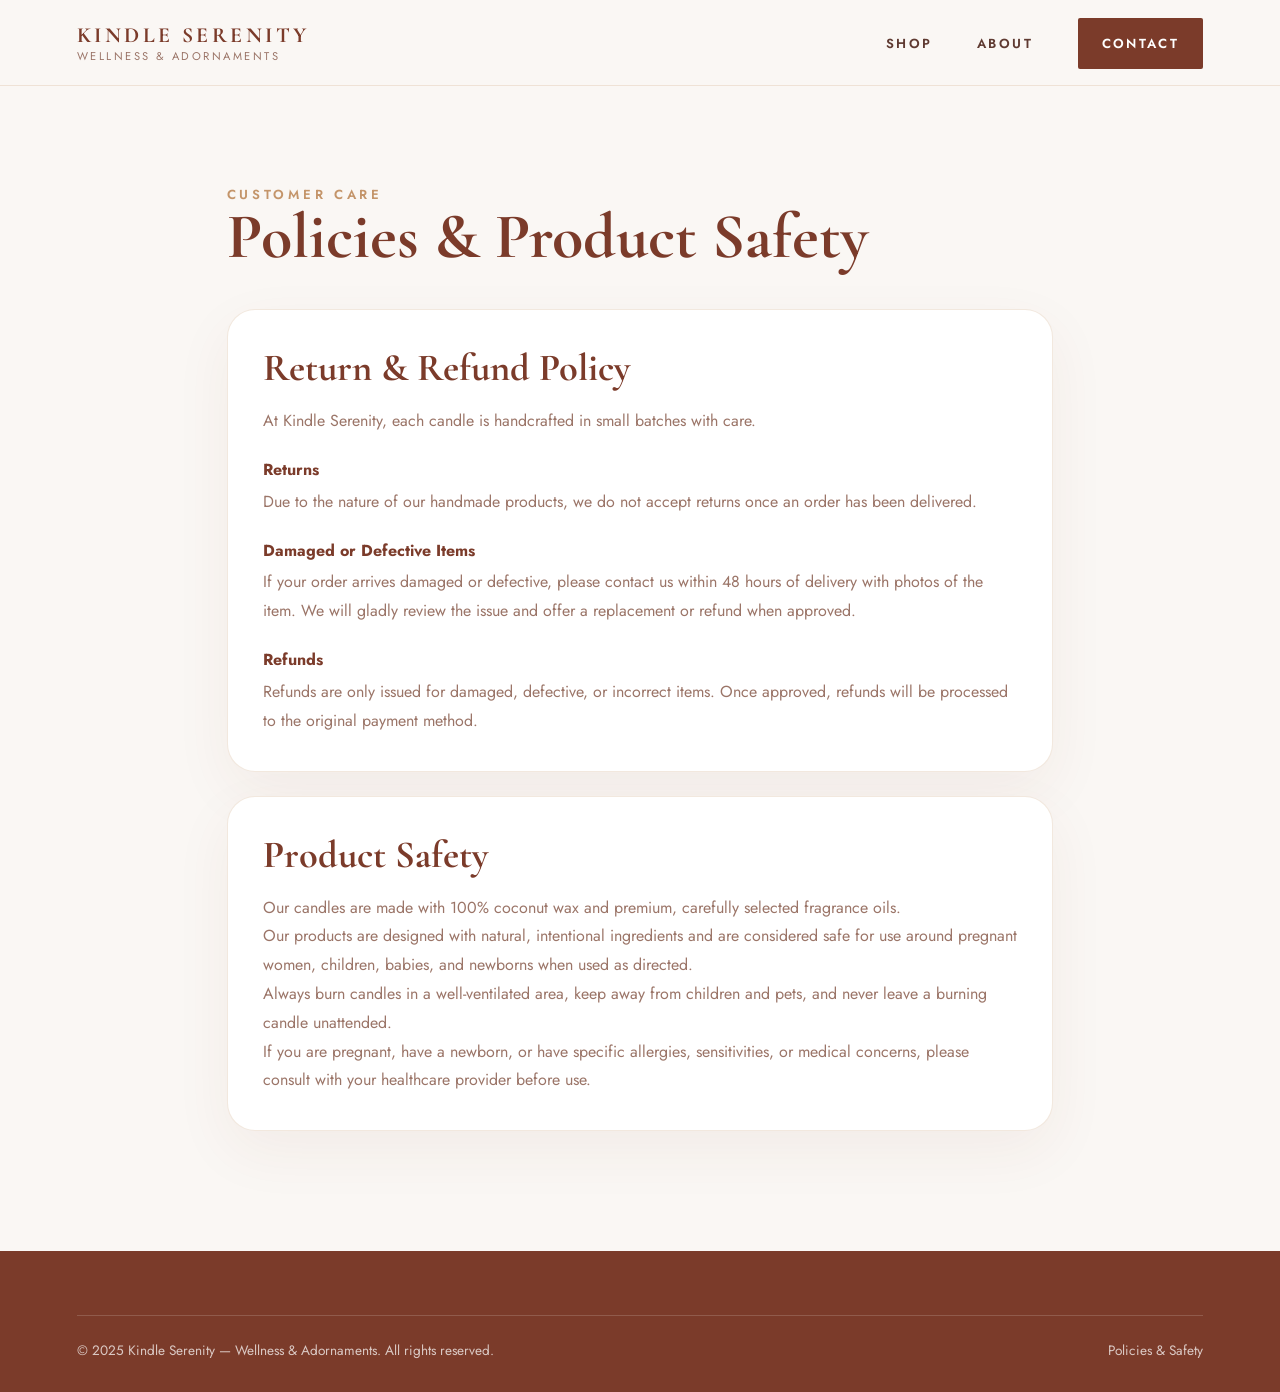
<file: policy.html>
<!DOCTYPE html>
<html lang="en">
<head>
  <meta charset="UTF-8" />
  <meta name="viewport" content="width=device-width, initial-scale=1.0" />
  <title>Policy — Kindle Serenity</title>

  <link rel="preconnect" href="https://fonts.googleapis.com" />
  <link rel="preconnect" href="https://fonts.gstatic.com" crossorigin />
  <link href="https://fonts.googleapis.com/css2?family=Cormorant+Garamond:wght@400;500;600;700&family=Jost:wght@300;400;500;600&display=swap" rel="stylesheet" />

  <link rel="stylesheet" href="style.css" />
</head>

<body>
  <nav>
    <a href="index.html" class="nav-logo">
      <div class="nav-brand">
        <span class="brand-name">Kindle Serenity</span>
        <span class="brand-sub">Wellness & Adornaments</span>
      </div>
    </a>

    <ul class="nav-links">
      <li><a href="index.html#shop">Shop</a></li>
      <li><a href="index.html#about">About</a></li>
      <li><a href="index.html#contact" class="nav-cta">Contact</a></li>
    </ul>
  </nav>

  <main class="policy-page">
    <section class="policy-wrap">
      <span class="eyebrow">Customer Care</span>
      <h1>Policies & Product Safety</h1>

      <div class="policy-card">
        <h2>Return & Refund Policy</h2>

        <p>At Kindle Serenity, each candle is handcrafted in small batches with care.</p>

        <h3>Returns</h3>
        <p>Due to the nature of our handmade products, we do not accept returns once an order has been delivered.</p>

        <h3>Damaged or Defective Items</h3>
        <p>If your order arrives damaged or defective, please contact us within 48 hours of delivery with photos of the item. We will gladly review the issue and offer a replacement or refund when approved.</p>

        <h3>Refunds</h3>
        <p>Refunds are only issued for damaged, defective, or incorrect items. Once approved, refunds will be processed to the original payment method.</p>
      </div>

      <div class="policy-card">
        <h2>Product Safety</h2>

        <p>Our candles are made with 100% coconut wax and premium, carefully selected fragrance oils.</p>

        <p>Our products are designed with natural, intentional ingredients and are considered safe for use around pregnant women, children, babies, and newborns when used as directed.</p>

        <p>Always burn candles in a well-ventilated area, keep away from children and pets, and never leave a burning candle unattended.</p>

        <p>If you are pregnant, have a newborn, or have specific allergies, sensitivities, or medical concerns, please consult with your healthcare provider before use.</p>
      </div>
    </section>
  </main>

  <footer>
    <div class="footer-bottom">
      <p>© 2025 Kindle Serenity — Wellness & Adornaments. All rights reserved.</p>
      <p><a href="policy.html">Policies & Safety</a></p>
    </div>
  </footer>
</body>
</html>
</file>
<file: style.css>
:root {
  --cream: #f5ede8;
  --off-white: #faf7f4;
  --espresso: #7b3b2a;
  --tan: #c4956a;
  --soft-tan: #e8cebc;
  --text: #5f3a31;
  --muted: #9b7568;
  --line: rgba(123, 59, 42, 0.08);
  --danger: #b04b3a;
}

* {
  box-sizing: border-box;
  margin: 0;
  padding: 0;
}

html {
  scroll-behavior: smooth;
}

body {
  font-family: "Jost", sans-serif;
  background: var(--off-white);
  color: var(--text);
}

img {
  max-width: 100%;
  display: block;
}

a {
  color: inherit;
  text-decoration: none;
}

/* NAV */
nav {
  height: 86px;
  padding: 0 6%;
  display: flex;
  align-items: center;
  justify-content: space-between;
  background: rgba(250, 247, 244, 0.96);
  border-bottom: 1px solid rgba(196, 149, 106, 0.22);
  position: sticky;
  top: 0;
  z-index: 100;
  backdrop-filter: blur(14px);
}

.brand-name {
  font-family: "Cormorant Garamond", serif;
  display: block;
  font-size: 1.35rem;
  letter-spacing: 0.16em;
  text-transform: uppercase;
  color: var(--espresso);
  font-weight: 700;
}

.brand-sub {
  display: block;
  font-size: 0.7rem;
  letter-spacing: 0.22em;
  text-transform: uppercase;
  color: var(--muted);
}

.nav-links {
  list-style: none;
  display: flex;
  align-items: center;
  gap: 2.8rem;
}

.nav-links a {
  font-size: 0.82rem;
  letter-spacing: 0.18em;
  text-transform: uppercase;
  font-weight: 600;
  color: var(--text);
}

.nav-cta {
  background: var(--espresso);
  color: #fff !important;
  padding: 1rem 1.5rem;
  border-radius: 2px;
}

.hamburger,
.close-menu {
  display: none;
}

/* HERO */
.hero {
  min-height: calc(100vh - 86px);
  display: grid;
  grid-template-columns: 1.05fr 0.95fr;
  position: relative;
  overflow: hidden;
  background: linear-gradient(90deg, var(--off-white) 0%, var(--off-white) 52%, var(--cream) 100%);
}

.hero::before {
  content: "";
  position: absolute;
  top: 0;
  bottom: 0;
  left: 53%;
  width: 1px;
  background: linear-gradient(to bottom, transparent, rgba(123, 59, 42, 0.035), transparent);
  opacity: 0.55;
  z-index: 2;
}

.hero-content {
  padding: 13rem 6% 6rem;
  display: flex;
  flex-direction: column;
  justify-content: center;
  z-index: 3;
}

.eyebrow {
  color: var(--tan);
  text-transform: uppercase;
  letter-spacing: 0.28em;
  font-size: 0.82rem;
  font-weight: 600;
  margin-bottom: 1.5rem;
}

.hero-title {
  font-family: "Cormorant Garamond", serif;
  font-size: clamp(3.5rem, 6vw, 6.4rem);
  line-height: 0.98;
  color: var(--espresso);
  font-weight: 600;
  max-width: 740px;
  margin-bottom: 1.8rem;
}

.hero-title em {
  color: var(--tan);
  font-style: italic;
  font-weight: 500;
}

.hero-subtitle {
  max-width: 560px;
  font-size: 1.08rem;
  line-height: 1.8;
  color: var(--text);
  margin-bottom: 2.5rem;
}

.hero-actions {
  display: flex;
  gap: 1rem;
  flex-wrap: wrap;
}

.btn-primary,
.btn-outline,
.btn-submit {
  display: inline-flex;
  align-items: center;
  justify-content: center;
  padding: 1.1rem 2.2rem;
  border-radius: 2px;
  text-transform: uppercase;
  letter-spacing: 0.16em;
  font-size: 0.82rem;
  font-weight: 700;
  cursor: pointer;
}

.btn-primary,
.btn-submit {
  background: var(--espresso);
  color: #fff;
  border: 1px solid var(--espresso);
}

.btn-outline {
  background: transparent;
  color: var(--espresso);
  border: 1px solid rgba(123, 59, 42, 0.22);
}

.hero-image-wrap {
  position: relative;
  height: calc(100vh - 86px);
  overflow: hidden;
  border-left: 1px solid rgba(123, 59, 42, 0.035);
}

.hero-image-wrap img {
  width: 100%;
  height: 100%;
  object-fit: cover;
  object-position: center;
  filter: saturate(0.95) contrast(0.98);
}

.hero-image-overlay {
  position: absolute;
  inset: 0;
  background: linear-gradient(90deg, rgba(250, 247, 244, 0.72) 0%, rgba(250, 247, 244, 0.22) 35%, rgba(250, 247, 244, 0.04) 100%);
}

/* TAGLINE */
.tagline-strip {
  background: var(--espresso);
  padding: 1.2rem 0;
  overflow: hidden;
  position: relative;
}

.tagline-track {
  width: 100%;
  overflow: hidden;
}

.tagline-content,
.tagline-scroll {
  display: flex;
  gap: 3rem;
  width: max-content;
  animation: scrollTagline 20s linear infinite;
}

.tagline-item {
  color: rgba(255, 255, 255, 0.85);
  font-size: 0.85rem;
  white-space: nowrap;
}

.dot {
  width: 6px;
  height: 6px;
  background: var(--soft-tan);
  border-radius: 50%;
  display: inline-block;
  margin-right: 0.6rem;
}

@keyframes scrollTagline {
  0% { transform: translateX(0); }
  100% { transform: translateX(-50%); }
}

/* SECTIONS */
section {
  padding: 6rem 6%;
}

.section-header {
  text-align: center;
  max-width: 720px;
  margin: 0 auto 3.5rem;
}

.section-header h2,
.about-content h2,
.contact-info h2 {
  font-family: "Cormorant Garamond", serif;
  color: var(--espresso);
  font-size: clamp(2.4rem, 4vw, 4rem);
  line-height: 1.05;
  margin-bottom: 1rem;
}

.section-header p,
.about-content p,
.contact-info p {
  color: var(--muted);
  line-height: 1.8;
  font-size: 1rem;
}

/* SERVICES */
.services {
  position: relative;
  background:
    linear-gradient(rgba(250, 247, 244, 0.88), rgba(250, 247, 244, 0.88)),
    url("images/services-bg.png");
  background-size: cover;
  background-position: center;
  background-repeat: no-repeat;
}

.services-grid,
.services .section-header {
  position: relative;
  z-index: 2;
}

.services-grid {
  display: grid;
  grid-template-columns: repeat(4, 1fr);
  gap: 1.4rem;
}

.service-card {
  background: #fff;
  border: 1px solid rgba(196, 149, 106, 0.2);
  padding: 2rem;
  border-radius: 24px;
  box-shadow: 0 18px 45px rgba(123, 59, 42, 0.05);
}

.service-icon {
  font-size: 2rem;
  margin-bottom: 1.2rem;
}

.service-card h3 {
  font-family: "Cormorant Garamond", serif;
  color: var(--espresso);
  font-size: 1.6rem;
  margin-bottom: 0.7rem;
}

.service-card p {
  color: var(--muted);
  line-height: 1.7;
}

/* PRODUCTS */
.shop {
  background: #fffaf7;
  text-align: center;
}

.products-grid {
  width: min(1180px, 100%);
  margin: 0 auto 4rem;
  display: grid;
  grid-template-columns: repeat(4, minmax(0, 1fr));
  gap: 1.6rem;
  align-items: stretch;
}

.product-card {
  width: 100%;
  height: 100%;
  background: #fff;
  border-radius: 24px;
  overflow: hidden;
  border: 1px solid rgba(196, 149, 106, 0.2);
  box-shadow: 0 20px 50px rgba(123, 59, 42, 0.07);
  transition: transform 0.25s ease, box-shadow 0.25s ease;
  padding: 0;
  cursor: pointer;
  font-family: inherit;
  display: flex;
  flex-direction: column;
  text-align: center;
}

.product-card:hover {
  transform: translateY(-6px);
  box-shadow: 0 30px 70px rgba(123, 59, 42, 0.12);
}

.product-img {
  width: 100%;
  height: 260px;
  display: flex;
  align-items: center;
  justify-content: center;
  background: #f8f1ed;
  overflow: hidden;
}

.product-img img {
  max-width: 100%;
  max-height: 100%;
  width: auto;
  height: auto;
  object-fit: contain; /* ← KEY FIX */
}

.product-badge {
  display: none !important;
}

.out-badge {
  position: absolute;
  top: 1rem;
  right: 1rem;
  display: inline-flex !important;
  border-radius: 999px;
  color: white;
  padding: 0.45rem 0.75rem;
  font-size: 0.7rem;
  letter-spacing: 0.1em;
  text-transform: uppercase;
  background: var(--danger);
}

.product-info {
  flex: 1;
  min-height: 155px;
  padding: 1.4rem 1rem 1.6rem;
  display: flex;
  flex-direction: column;
  align-items: center;
  text-align: center;
}

.product-name {
  font-family: "Cormorant Garamond", serif;
  color: var(--espresso);
  text-transform: uppercase;
  font-weight: 700;
  letter-spacing: 0.06em;
  font-size: 1.35rem;
  margin-bottom: 0.45rem;
}

.product-sub {
  color: var(--muted);
  font-size: 0.9rem;
  margin-bottom: 0.6rem;
}

.product-price {
  margin-top: auto;
  width: 100%;
  color: var(--espresso);
  font-weight: 700;
  text-transform: uppercase;
  letter-spacing: 0.12em;
  font-size: 0.78rem;
  text-align: center;
}

.out-text {
  color: var(--danger);
}

.shop .btn-primary.fade-up {
  margin-top: 1.5rem;
}

/* PRODUCT MODAL */
.product-modal {
  position: fixed;
  inset: 0;
  background: rgba(52, 30, 22, 0.45);
  backdrop-filter: blur(8px);
  display: none;
  align-items: center;
  justify-content: center;
  padding: 1.5rem;
  z-index: 999;
}

.product-modal.active {
  display: flex;
}

.product-modal-card {
  width: min(920px, 100%);
  background: var(--off-white);
  border-radius: 28px;
  overflow: hidden;
  display: grid;
  grid-template-columns: 0.9fr 1fr;
  position: relative;
  box-shadow: 0 40px 120px rgba(0, 0, 0, 0.25);
}

.product-modal-card img {
  width: 100%;
  height: 100%;
  min-height: 480px;
  object-fit: cover;
}

.modal-content {
  padding: 3rem;
}

.modal-content h3 {
  font-family: "Cormorant Garamond", serif;
  color: var(--espresso);
  font-size: 3rem;
  text-transform: uppercase;
  line-height: 1;
  margin-bottom: 1rem;
}

.modal-content p {
  color: var(--muted);
  line-height: 1.8;
  margin-bottom: 1.4rem;
}

.modal-detail {
  display: grid;
  gap: 0.3rem;
  margin-bottom: 1rem;
  color: var(--muted);
}

.modal-detail strong {
  color: var(--espresso);
}

.modal-stock {
  margin-top: 1rem;
  color: var(--danger);
  font-weight: 700;
}

.modal-actions {
  display: flex;
  gap: 1rem;
  flex-wrap: wrap;
  margin-top: 2rem;
}

.modal-close {
  position: absolute;
  top: 1rem;
  right: 1rem;
  width: 42px;
  height: 42px;
  border-radius: 999px;
  border: 1px solid rgba(123, 59, 42, 0.18);
  background: rgba(250, 247, 244, 0.92);
  color: var(--espresso);
  font-size: 1.8rem;
  cursor: pointer;
  z-index: 3;
}

/* ABOUT */
.about {
  display: grid;
  grid-template-columns: 0.9fr 1.1fr;
  gap: 4rem;
  align-items: center;
  background: var(--off-white);
}

.about-image-wrap {
  position: relative;
  border-radius: 32px;
  overflow: hidden;
  box-shadow: 0 30px 80px rgba(123, 59, 42, 0.13);
}

.about-image-wrap img {
  width: 100%;
  height: 560px;
  object-fit: cover;
}

.about-accent-box {
  position: absolute;
  bottom: 1.5rem;
  right: 1.5rem;
  background: rgba(250, 247, 244, 0.9);
  backdrop-filter: blur(10px);
  padding: 1.2rem 1.6rem;
  border-radius: 18px;
  color: var(--espresso);
  border: 1px solid rgba(196, 149, 106, 0.28);
}

.big-num {
  font-family: "Cormorant Garamond", serif;
  display: block;
  font-size: 2.2rem;
  font-weight: 700;
}

.about-values {
  display: grid;
  grid-template-columns: repeat(2, 1fr);
  gap: 0.9rem;
  margin: 2rem 0;
}

.value-item {
  display: flex;
  gap: 0.7rem;
  align-items: center;
  color: var(--text);
}

.value-icon {
  width: 10px;
  height: 10px;
  border-radius: 50%;
  background: var(--tan);
}

/* TESTIMONIALS */
.testimonials {
  background: #fffaf7;
}

.testimonials-grid {
  display: grid;
  grid-template-columns: repeat(3, 1fr);
  gap: 1.5rem;
}

.testimonial-card {
  background: #fff;
  border-radius: 24px;
  padding: 2rem;
  border: 1px solid rgba(196, 149, 106, 0.2);
}

.stars {
  color: var(--tan);
  margin-bottom: 1rem;
}

.testimonial-text {
  color: var(--text);
  line-height: 1.8;
  margin-bottom: 1rem;
}

.testimonial-author {
  color: var(--muted);
  font-size: 0.9rem;
}

.testimonial-source {
  display: block;
  margin-top: 0.7rem;
  color: var(--muted);
  font-size: 0.78rem;
  line-height: 1.5;
}

.testimonial-disclaimer {
  max-width: 720px;
  margin: 2rem auto 0;
  color: var(--muted);
  text-align: center;
  font-size: 0.9rem;
  line-height: 1.7;
}

.review-button-wrap {
  margin: 2rem auto 0;
  text-align: center;
}

/* REVIEW */
.review-section {
  background: var(--off-white);
  padding: 6rem 6%;
}

.review-box {
  max-width: 720px;
  margin: 0 auto;
  background: #fff;
  border: 1px solid rgba(196, 149, 106, 0.22);
  border-radius: 28px;
  padding: 2.4rem;
  box-shadow: 0 25px 70px rgba(123, 59, 42, 0.07);
}

.review-note {
  margin-top: 1rem;
  text-align: center;
  color: var(--muted);
  font-size: 0.85rem;
}

/* CONTACT */
.contact {
  display: grid;
  grid-template-columns: 0.9fr 1.1fr;
  gap: 4rem;
  background: var(--off-white);
}

.contact-details {
  display: grid;
  gap: 1.2rem;
  margin: 2rem 0;
}

.contact-item {
  display: flex;
  gap: 1rem;
  align-items: flex-start;
}

.contact-item-icon {
  font-size: 1.3rem;
}

.contact-item-label {
  font-weight: 700;
  color: var(--espresso);
  margin-bottom: 0.25rem;
}

.contact-item-text {
  color: var(--muted);
}

.social-links {
  display: flex;
  gap: 0.9rem;
}

.social-link {
  width: 46px;
  height: 46px;
  border-radius: 999px;
  background: #fff;
  border: 1px solid rgba(196, 149, 106, 0.35);
  color: var(--espresso);
  display: flex;
  align-items: center;
  justify-content: center;
  font-size: 1.2rem;
  transition: 0.25s ease;
}

.social-link:hover {
  background: var(--espresso);
  color: #fff;
  transform: translateY(-3px);
}

.contact-form-wrap {
  background: #fff;
  border-radius: 28px;
  padding: 2.4rem;
  border: 1px solid rgba(196, 149, 106, 0.22);
  box-shadow: 0 25px 70px rgba(123, 59, 42, 0.07);
}

.contact-form-wrap h3 {
  font-family: "Cormorant Garamond", serif;
  color: var(--espresso);
  font-size: 2.2rem;
  margin-bottom: 1.5rem;
}

.form-group {
  margin-bottom: 1.1rem;
}

label {
  display: block;
  color: var(--espresso);
  font-size: 0.85rem;
  margin-bottom: 0.45rem;
  font-weight: 600;
}

input,
select,
textarea {
  width: 100%;
  border: 1px solid rgba(196, 149, 106, 0.32);
  background: var(--off-white);
  padding: 1rem;
  border-radius: 12px;
  color: var(--text);
  font-family: inherit;
}

textarea {
  min-height: 130px;
  resize: vertical;
}

.btn-submit {
  width: 100%;
}

/* POLICY */
.policy-page {
  background: var(--off-white);
  min-height: calc(100vh - 86px);
}

.policy-wrap {
  max-width: 980px;
  margin: 0 auto;
}

.policy-wrap h1 {
  font-family: "Cormorant Garamond", serif;
  color: var(--espresso);
  font-size: clamp(3rem, 5vw, 5rem);
  line-height: 1;
  margin-bottom: 2.5rem;
}

.policy-card {
  background: #fff;
  border: 1px solid rgba(196, 149, 106, 0.22);
  border-radius: 28px;
  padding: 2.2rem;
  margin-bottom: 1.5rem;
  box-shadow: 0 20px 60px rgba(123, 59, 42, 0.06);
}

.policy-card h2 {
  font-family: "Cormorant Garamond", serif;
  color: var(--espresso);
  font-size: 2.4rem;
  margin-bottom: 1rem;
}

.policy-card h3 {
  color: var(--espresso);
  font-size: 1rem;
  margin: 1.4rem 0 0.4rem;
}

.policy-card p {
  color: var(--muted);
  line-height: 1.8;
}

/* FOOTER */
footer {
  background: var(--espresso);
  color: #fff;
  padding: 4rem 6% 2rem;
}

.footer-grid {
  display: grid;
  grid-template-columns: 1.4fr 0.8fr 0.8fr;
  gap: 3rem;
  margin-bottom: 3rem;
}

.footer-brand p,
.footer-col a,
.footer-bottom {
  color: rgba(255, 255, 255, 0.72);
}

.footer-col h4 {
  color: #fff;
  margin-bottom: 1rem;
  letter-spacing: 0.12em;
  text-transform: uppercase;
  font-size: 0.8rem;
}

.footer-col ul {
  list-style: none;
  display: grid;
  gap: 0.7rem;
}

.footer-bottom {
  border-top: 1px solid rgba(255, 255, 255, 0.16);
  padding-top: 1.5rem;
  display: flex;
  justify-content: space-between;
  gap: 1rem;
  font-size: 0.85rem;
}

/* MOBILE MENU */
.nav-mobile-menu,
.nav-overlay {
  display: none;
}

.fade-up {
  opacity: 1;
  transform: translateY(0);
}

/* TABLET */
@media (max-width: 1000px) {
  .hero,
  .about,
  .contact {
    grid-template-columns: 1fr;
  }

  .hero {
    min-height: auto;
  }

  .hero::before {
    display: none;
  }

  .hero-content {
    padding: 7rem 6% 3rem;
  }

  .hero-image-wrap {
    height: 520px;
    border-left: 0;
  }

  .services-grid,
  .products-grid {
    grid-template-columns: repeat(2, minmax(0, 1fr));
  }

  .products-grid {
    max-width: 760px;
  }

  .testimonials-grid {
    grid-template-columns: 1fr;
  }
}

/* MOBILE */
@media (max-width: 760px) {
  nav {
    height: 74px;
  }

  .nav-links {
    display: none;
  }

  .hamburger {
    display: grid;
    gap: 5px;
    background: transparent;
    border: 0;
  }

  .hamburger span {
    width: 26px;
    height: 2px;
    background: var(--espresso);
  }

  .nav-mobile-menu.active,
  .nav-overlay.active {
    display: flex;
  }

  .nav-overlay.active {
    position: fixed;
    inset: 0;
    background: rgba(40, 20, 12, 0.35);
    z-index: 200;
  }

  .nav-mobile-menu.active {
    position: fixed;
    right: 0;
    top: 0;
    width: min(320px, 86vw);
    height: 100vh;
    background: var(--off-white);
    z-index: 201;
    flex-direction: column;
    padding: 2rem;
    gap: 1.2rem;
    box-shadow: -20px 0 60px rgba(0, 0, 0, 0.12);
  }

  .close-menu {
    display: block;
    align-self: flex-end;
    background: transparent;
    border: 0;
    color: var(--espresso);
    font-size: 1.4rem;
  }

  .hero-title {
    font-size: 3.2rem;
  }

  .hero-actions {
    flex-direction: column;
  }

  .btn-primary,
  .btn-outline {
    width: 100%;
  }

  .services-grid,
  .products-grid,
  .about-values,
  .footer-grid {
    grid-template-columns: 1fr;
  }

  .product-img {
    height: 300px;
  }

  .product-modal-card {
    grid-template-columns: 1fr;
    max-height: 92vh;
    overflow-y: auto;
  }

  .product-modal-card img {
    min-height: 300px;
  }

  .modal-content {
    padding: 2rem;
  }

  .modal-content h3 {
    font-size: 2.2rem;
  }

  .modal-actions .btn-primary {
    width: 100%;
  }

  .footer-bottom {
    flex-direction: column;
  }
}
/* FINAL CARD SIZE FIX */
.products-grid {
  align-items: start;
}

.product-card {
  width: 100%;
  max-width: 180px;
  margin: 0 auto;
}

.product-img {
  height: 280px;
}

.product-info {
  min-height: 120px;
}
</file>
